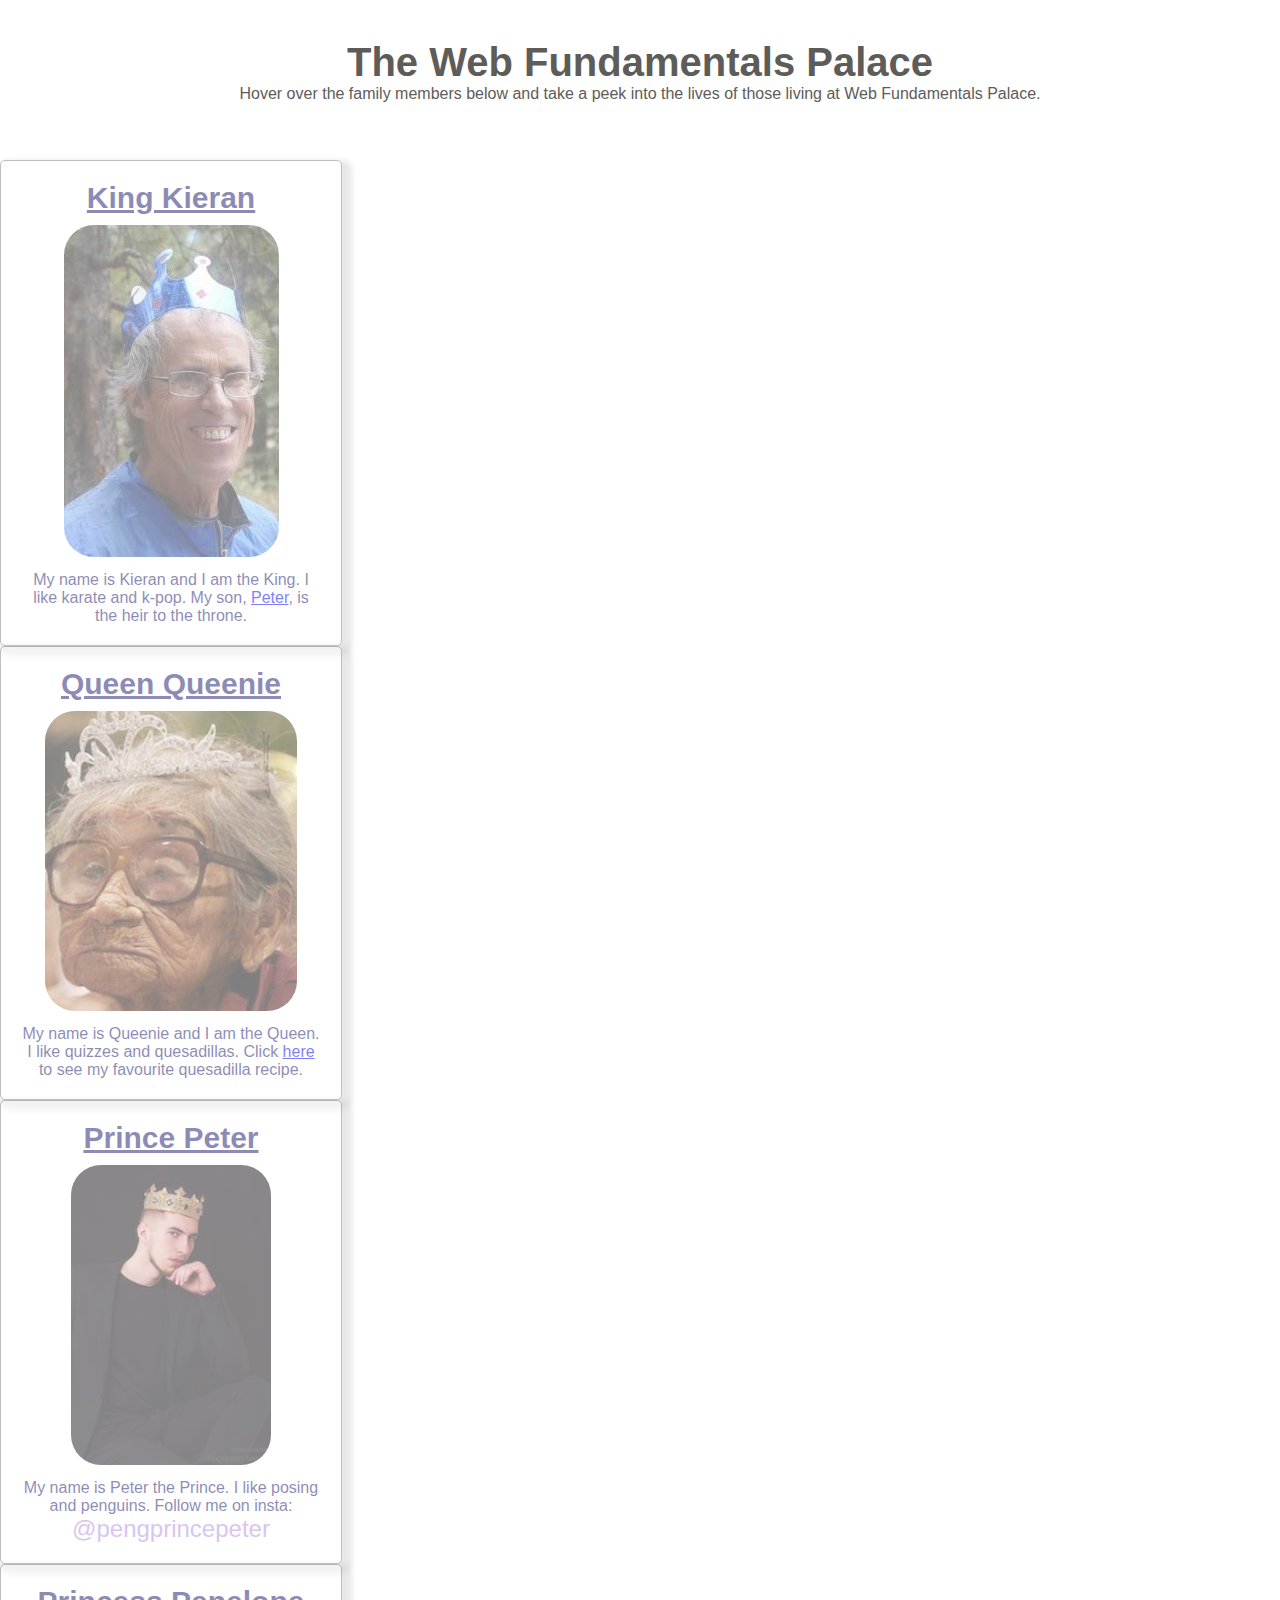
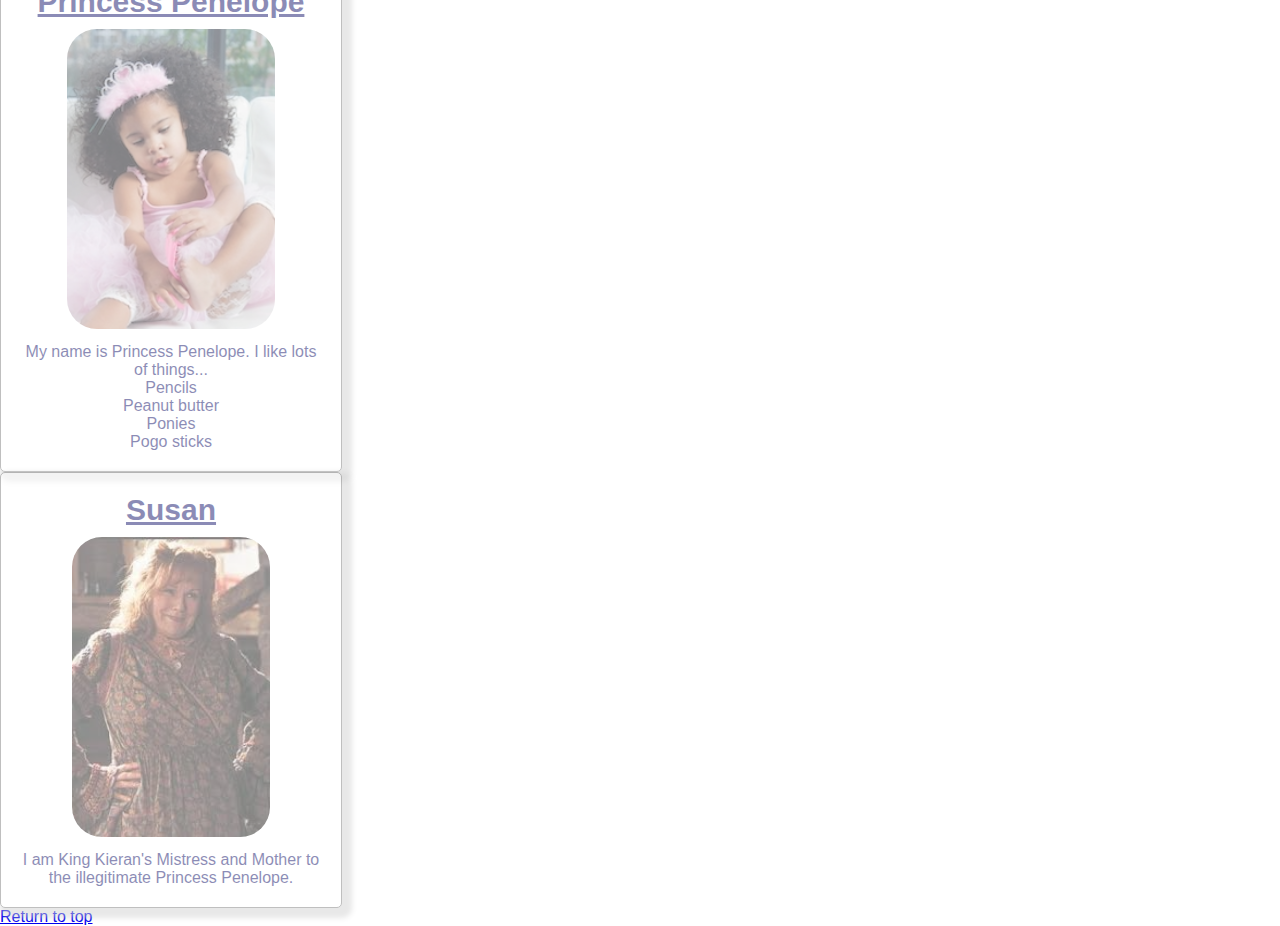
<file: 02-Web-Fundamentals/index.html>
<!DOCTYPE html>
<html lang="en">
<head>
    <meta charset="UTF-8">
    <meta http-equiv="X-UA-Compatible" content="IE=edge">
    <meta name="viewport" content="width=device-width, initial-scale=1.0">
    <title>Web Fundamentals Palace</title>
    <link rel="stylesheet" href="styles.css">
</head>
<body id="top">
    <!-- My header section containing a title and paragraph. -->
    <header>
        <h1>The Web Fundamentals Palace</h1>
        <p>Hover over the family members below and take a peek into the lives of those living at Web Fundamentals Palace.</p>
    </header>
    <!-- My main section with each member of the family tree. -->
    <main>
        <div class="card">
            <h2>King Kieran</h2>
            <img src="./images/king.jpg" alt="King Kieran">
            <p>My name is Kieran and I am the King. I like karate and k-pop. My son, <a href="#peter">Peter</a>, is the heir to the throne.</p>
        </div>

        <div class="card">
            <h3>Queen Queenie</h3>
            <img src="./images/queen.jpg" alt="Queen Queenie">
            <p>My name is Queenie and I am the Queen. I like quizzes and quesadillas. Click <a href="https://www.bbc.co.uk/food/recipes/chicken_and_cheese_65643" target="_blank" rel="noopener noreferrer">here</a> to see my favourite quesadilla recipe.</p>
        </div>

        <div class="card">
            <h4 id="peter">Prince Peter</h4>
            <img src="./images/prince-peter.jpg" alt="Prince Peter">
            <p>My name is Peter the Prince. I like posing and penguins. Follow me on insta: <span>@pengprincepeter</span></p>
        </div>

        <div class="card">
            <h5>Princess Penelope</h5>
            <img src="./images/princess-penelope.jpg" alt="Princess Penelope">
            <p>My name is Princess Penelope. I like lots of things...</p>
            <ul id="penelope-list">
                <li>Pencils</li>
                <li>Peanut butter</li>
                <li>Ponies</li>
                <li>Pogo sticks</li>
            </ul>
        </div>

        <div class="card">
            <h6>Susan</h6>
            <img src="./images/susan.jpg" alt="Susan">
            <p>I am King Kieran's Mistress and Mother to the illegitimate Princess Penelope.</p>
        </div>
    </main>
    <!-- My footer containing a link taking users to the top of the page. -->
    <footer>
        <p><a href="#top">Return to top</a></p>
    </footer>
</body>
</html>
</file>
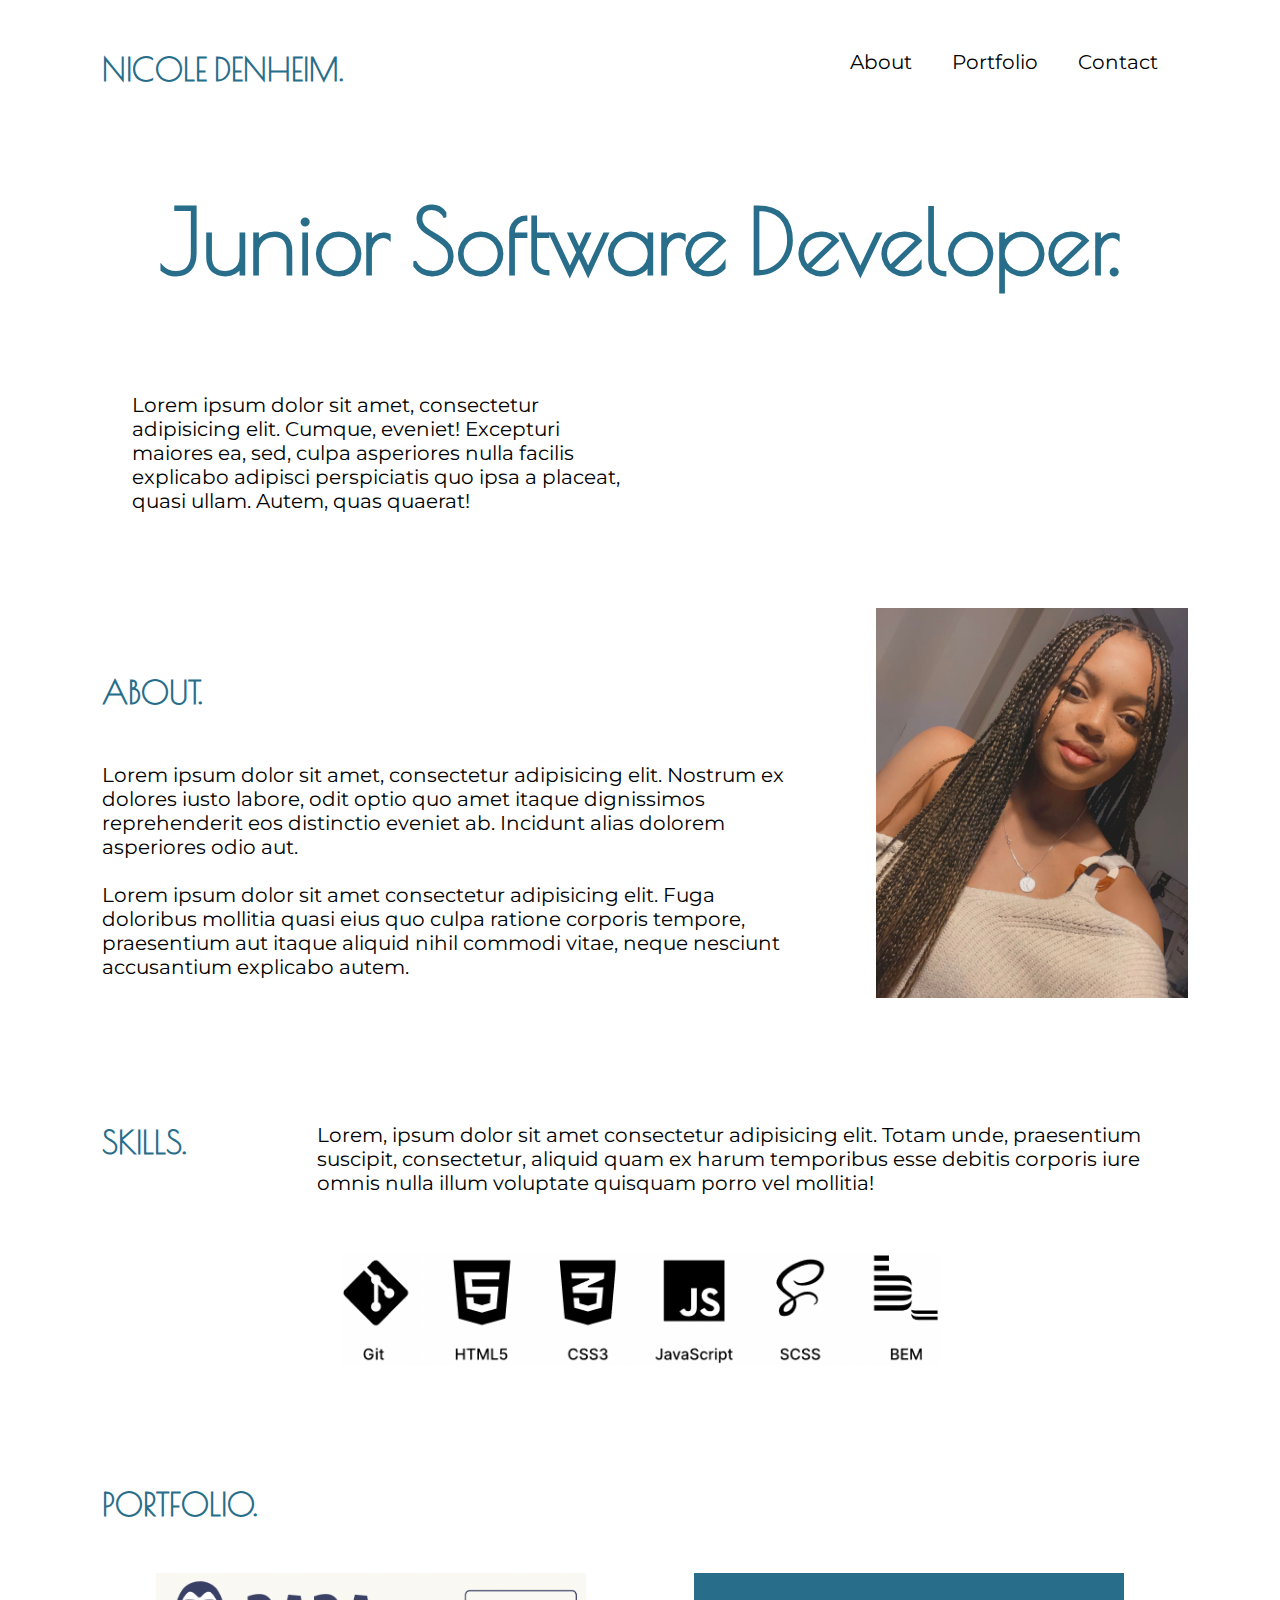
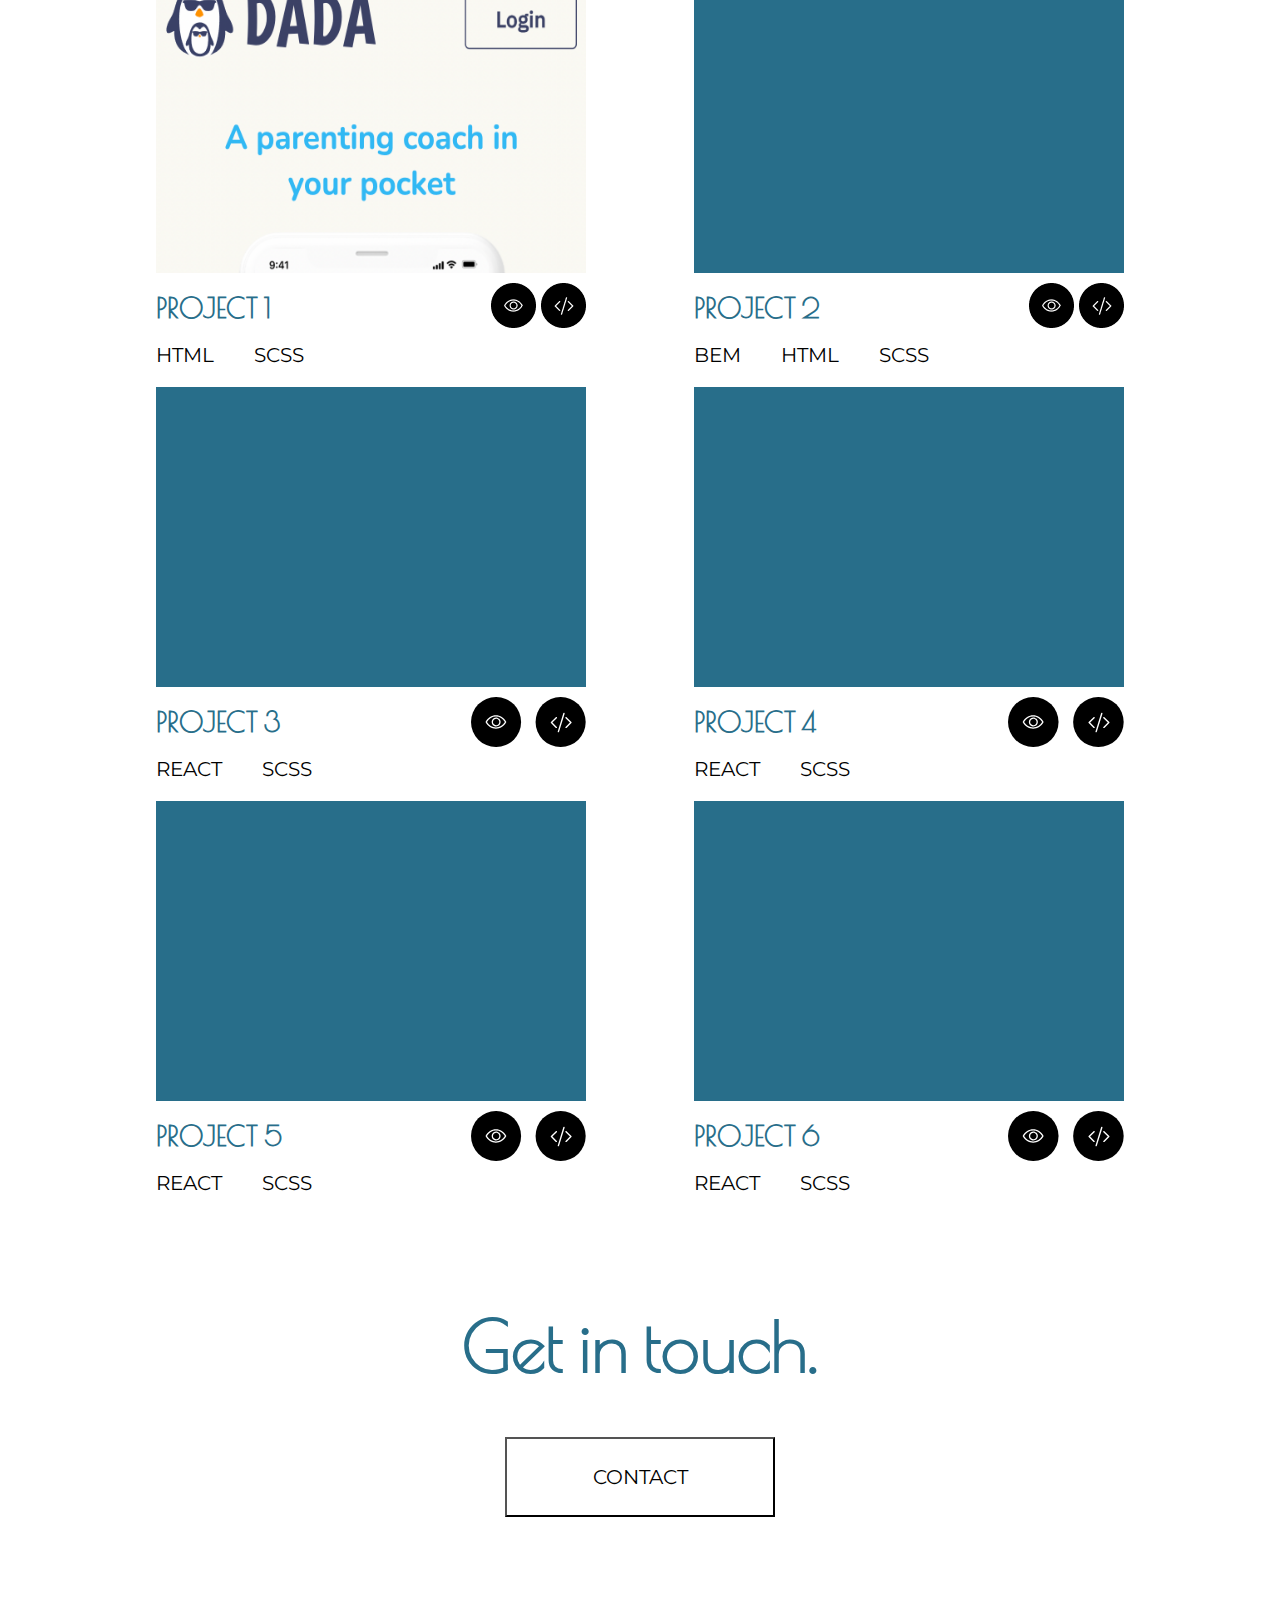
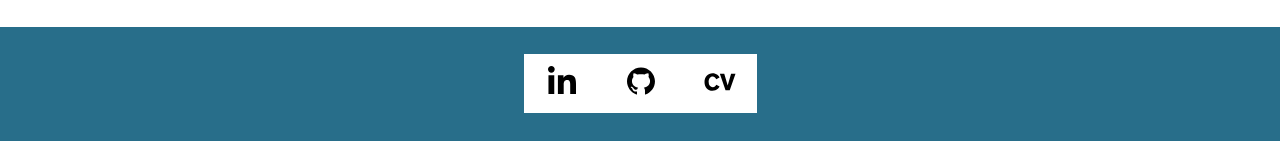
<file: Project-1/index.html>
<!DOCTYPE html>
<html lang="en">
  <head>
    <meta charset="UTF-8" />
    <meta http-equiv="X-UA-Compatible" content="IE=edge" />
    <meta name="viewport" content="width=device-width, initial-scale=1.0" />
    <title>Personal Portfolio</title>
    <link rel="stylesheet" href="main.css" />
  </head>
  <body>
    <section class="margin">
      <nav class="navigation">
        <h4 class="navigation__heading">NICOLE DENHEIM.</h4>
        <ul class="navigation__links">
          <li>
            <a class="navigation__links--about" href="#about-section"> About</a>
          </li>
          <li>
            <a class="navigation__links--portfolio" href="#portfolio-section">
              Portfolio</a
            >
          </li>
          <li>
            <a class="navigation__links--contact" href="#contact-section">
              Contact</a
            >
          </li>
        </ul>
      </nav>

      <header>
        <h1>Junior Software Developer.</h1>
        <div class="header__statement">
          <p>
            Lorem ipsum dolor sit amet, consectetur adipisicing elit. Cumque,
            eveniet! Excepturi maiores ea, sed, culpa asperiores nulla facilis
            explicabo adipisci perspiciatis quo ipsa a placeat, quasi ullam.
            Autem, quas quaerat!
          </p>
        </div>
      </header>

      <main>
        <section>
          <div id="about-section" class="about">
            <h3 class="about__heading">ABOUT.</h3>
            <img class="about__img" src="./images/my-pic.jpg" alt="Me" />
            <p class="about__p">
              Lorem ipsum dolor sit amet, consectetur adipisicing elit. Nostrum
              ex dolores iusto labore, odit optio quo amet itaque dignissimos
              reprehenderit eos distinctio eveniet ab. Incidunt alias dolorem
              asperiores odio aut.
            </p>
            <p class="about__p">
              Lorem ipsum dolor sit amet consectetur adipisicing elit. Fuga
              doloribus mollitia quasi eius quo culpa ratione corporis tempore,
              praesentium aut itaque aliquid nihil commodi vitae, neque nesciunt
              accusantium explicabo autem.
            </p>
          </div>

          <div class="skills">
            <h3 class="skills__heading">SKILLS.</h3>
            <p class="skills__description">
              Lorem, ipsum dolor sit amet consectetur adipisicing elit. Totam
              unde, praesentium suscipit, consectetur, aliquid quam ex harum
              temporibus esse debitis corporis iure omnis nulla illum voluptate
              quisquam porro vel mollitia!
            </p>
            <img
              class="skills__image"
              src="images/skill-icons.png"
              alt="My skills"
            />
          </div>
        </section>

        <section id="portfolio-section" class="portfolio">
          <h3>PORTFOLIO.</h3>

          <div class="projects">
            <div id="project1">
              <div class="projects__box">
                <img
                  class="projects__box--one"
                  src="images/dada-screenshot.png"
                  alt="Screenshot of Project 1 - Dada"
                />
              </div>
              <div class="projects__description">
                <h4>PROJECT 1</h4>
                <div class="projects__icons">
                  <a href="#"><img src="images/preview.png" alt="Preview" /></a>
                  <a
                    href="https://github.com/NDenheim/nology-coursework/tree/b456aca223883e8da2467de553397ef1ae9ad9aa/02-Web-Fundamentals/final-project"
                    ><img src="images/code.png" alt="View code"
                  /></a>
                </div>
              </div>
              <div>
                <ul class="projects__features">
                  <li>HTML</li>
                  <li>SCSS</li>
                </ul>
              </div>
            </div>

            <div id="project2">
              <div class="projects__box"></div>
              <div class="projects__description">
                <h4>PROJECT 2</h4>
                <div class="projects__icons">
                  <a href="#"><img src="images/preview.png" alt="Preview" /></a>
                  <a
                    href="https://github.com/NDenheim/nology-coursework/tree/b456aca223883e8da2467de553397ef1ae9ad9aa/Project-1"
                    ><img src="images/code.png" alt="View code"
                  /></a>
                </div>
              </div>
              <div>
                <ul class="projects__features">
                  <li>BEM</li>
                  <li>HTML</li>
                  <li>SCSS</li>
                </ul>
              </div>
            </div>

            <div id="project3">
              <div class="projects__box">Coming soon...</div>
              <div class="projects__description">
                <h4>PROJECT 3</h4>
                <img src="images/portfolio-icons.svg" alt="Portfolio Icons" />
              </div>
              <div>
                <ul class="projects__features">
                  <li>REACT</li>
                  <li>SCSS</li>
                </ul>
              </div>
            </div>

            <div id="project4">
              <div class="projects__box"></div>
              <div class="projects__description">
                <h4>PROJECT 4</h4>
                <img src="images/portfolio-icons.svg" alt="Portfolio Icons" />
              </div>
              <div>
                <ul class="projects__features">
                  <li>REACT</li>
                  <li>SCSS</li>
                </ul>
              </div>
            </div>

            <div id="project5">
              <div class="projects__box"></div>
              <div class="projects__description">
                <h4>PROJECT 5</h4>
                <img src="images/portfolio-icons.svg" alt="Portfolio Icons" />
              </div>
              <div>
                <ul class="projects__features">
                  <li>REACT</li>
                  <li>SCSS</li>
                </ul>
              </div>
            </div>

            <div id="project6">
              <div class="projects__box"></div>
              <div class="projects__description">
                <h4>PROJECT 6</h4>
                <img src="images/portfolio-icons.svg" alt="Portfolio Icons" />
              </div>
              <div>
                <ul class="projects__features">
                  <li>REACT</li>
                  <li>SCSS</li>
                </ul>
              </div>
            </div>
          </div>
        </section>

        <section id="contact-section" class="contact">
          <h1 class="contact__heading">Get in touch.</h1>
          <button class="contact__button">
            <a href="#">CONTACT</a>
          </button>
        </section>
      </main>
    </section>

    <footer>
      <div class="contact__icons">
        <a href="https://www.linkedin.com/in/nicole-denheim/"
          ><img src="images/linkedin.svg" alt="My LinkedIn Page"
        /></a>
        <a href="https://github.com/NDenheim"
          ><img src="images/github.svg" alt="My Github Page"
        /></a>
        <a href="#"><img src="images/cv.svg" alt="My CV" /></a>
      </div>
    </footer>
  </body>
</html>
</file>
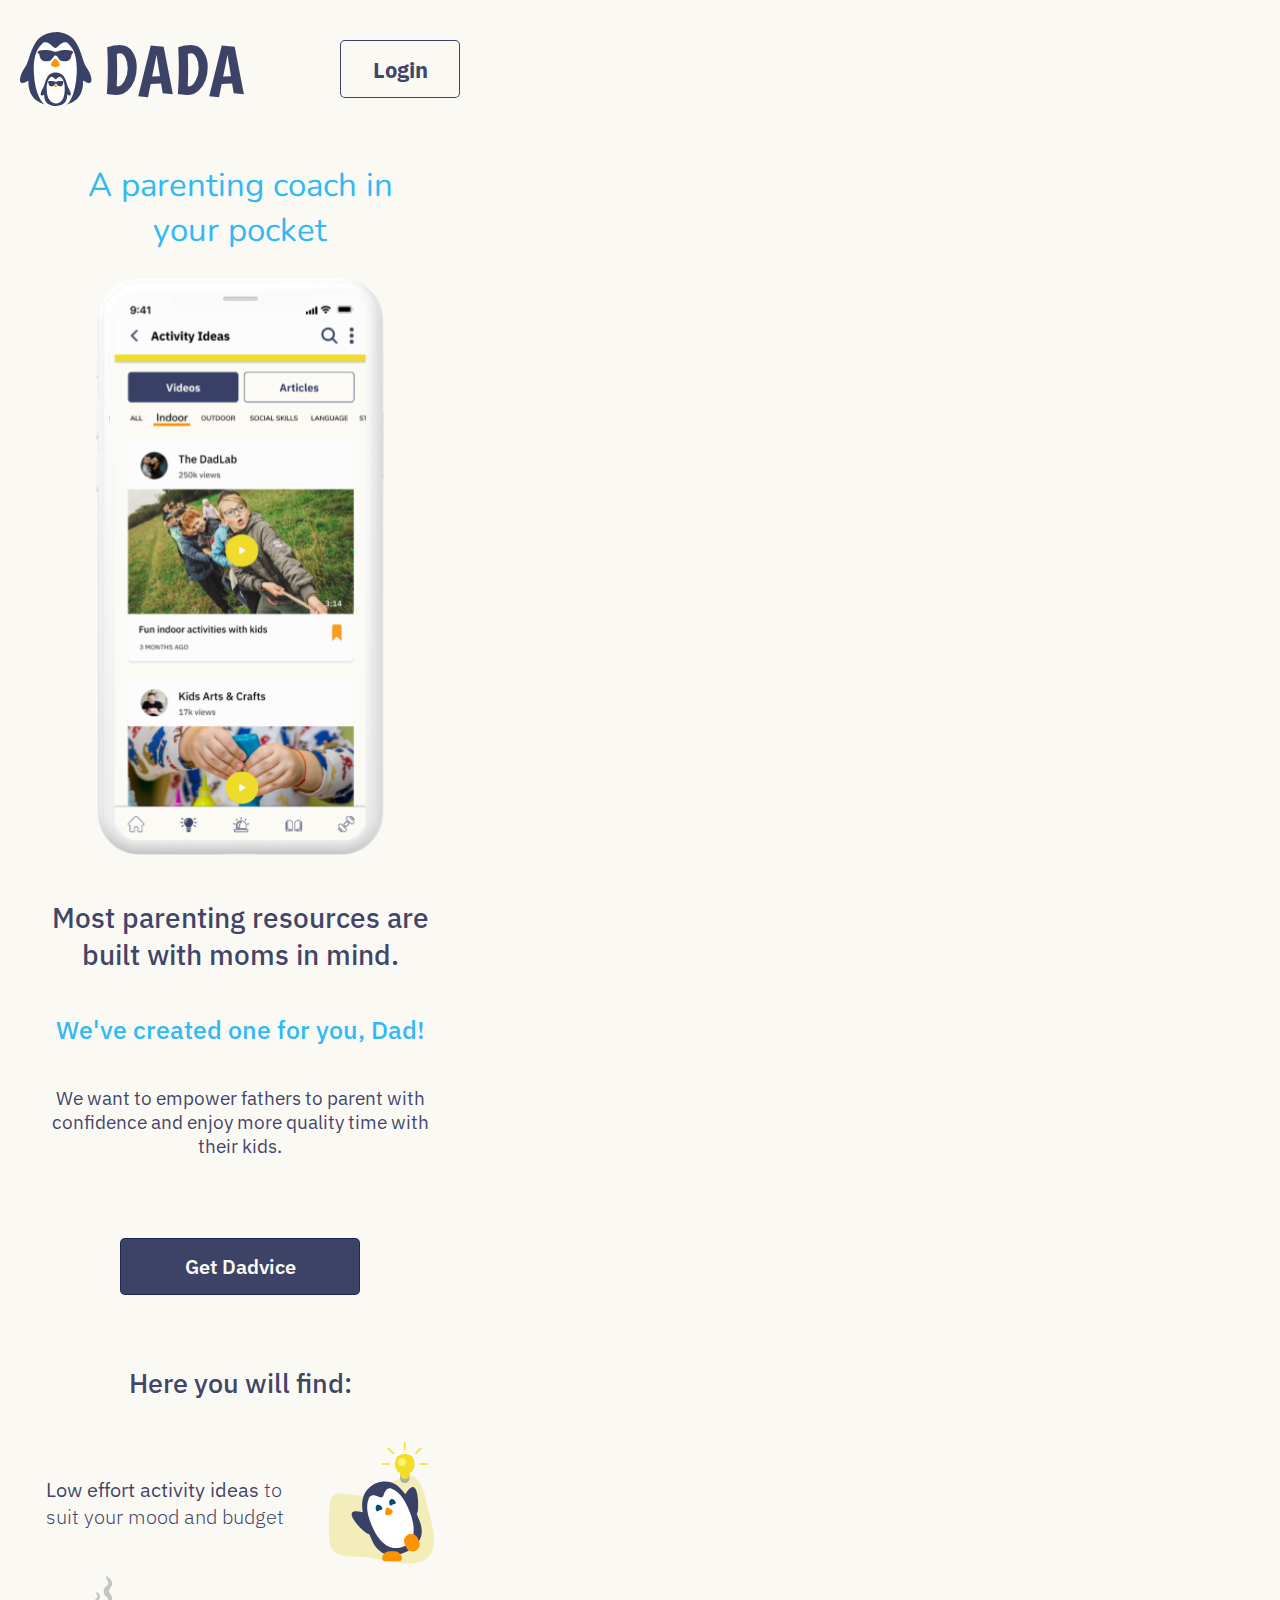
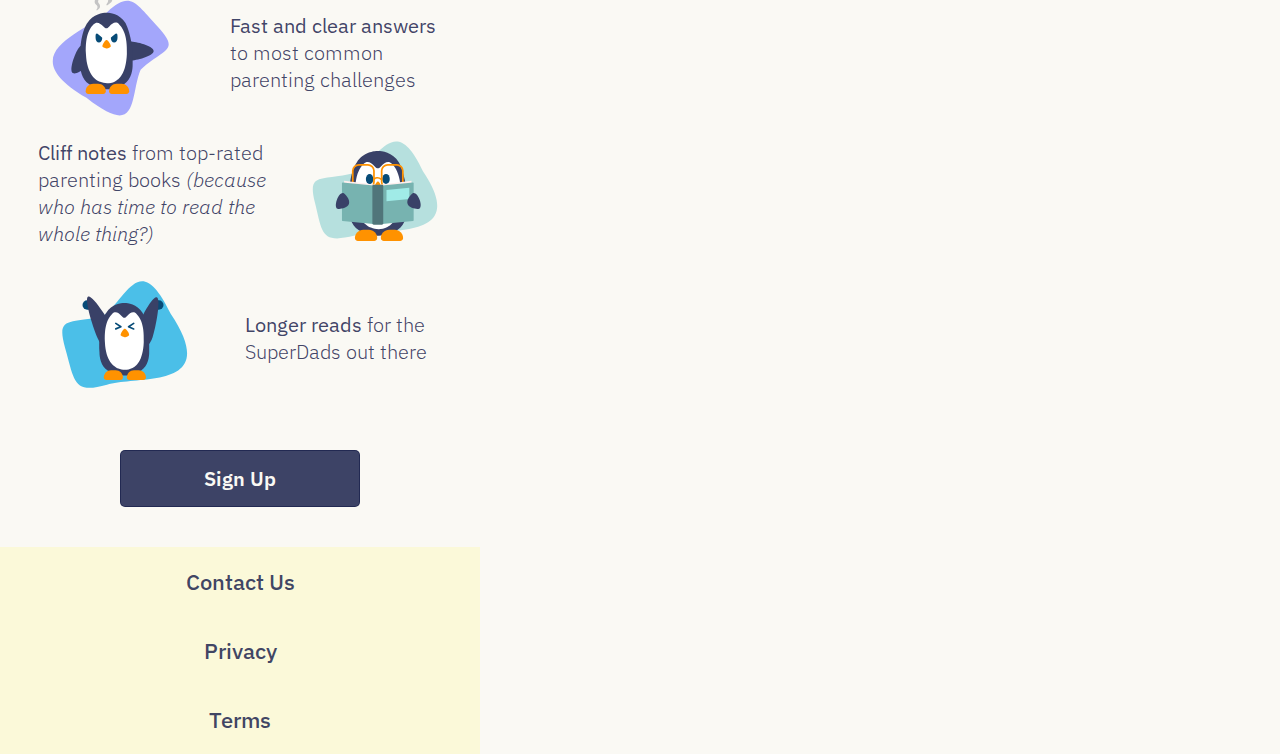
<file: 02-Web-Fundamentals/final-project/index.html>
<!DOCTYPE html>
<html lang="en">
<head>
    <meta charset="UTF-8">
    <meta http-equiv="X-UA-Compatible" content="IE=edge">
    <meta name="viewport" content="width=device-width, initial-scale=1.0">
    <title>DADA homepage</title>
    <link rel="stylesheet" href="styles.css">
</head>
<body>
    <header>
        <nav>
            <div>
                <img src="./images/dada-logo.svg" alt="Logo">
                <h1>DADA</h1>
            </div>
            <div>
                <a href="#">
                    <button> Login </button>
                </a>
            </div>
        </nav>
        <div>
            <p>A parenting coach in <br>
                your pocket
            </p>
        </div>
    </header>

    <div>
    <img id="device-mockup" src="./images/device-mockup.svg" alt="Device Mockup">
    </div>

    <div class="section" >
        <p id="p1" >Most parenting resources are <br> built with moms in mind.</p>
        <p id="p2" >We've created one for you, Dad!</p>
        <p id="p3" >We want to empower fathers to parent with <br> confidence and enjoy more quality time with <br> their kids.</p>
    </div>

    <a href="#">
        <button>Get Dadvice</button>
    </a>

    <div>
        <p id="p4" >Here you will find:</p>
    </div>

    <div class="penguins-section">
        <p> <strong> Low effort activity ideas </strong> to <br> suit your mood and budget</p>
        <img src="./images/penguin1.svg" alt="Penguin 1">
    </div>
    
    <div class="penguins-section"> 
        <img src="./images/penguin2.svg" alt="Pengin 2">
        <p><strong> Fast and clear answers</strong> <br> to most common <br> parenting challenges </p>
    </div>

    <div class="penguins-section">
        <p> <strong> Cliff notes </strong> from top-rated <br> parenting books <em> (because <br> who has time to read the <br> whole thing?) </em> </p>
        <img src="./images/penguin3.svg" alt="Penguin 3">
    </div>

    <div class="penguins-section"> 
        <img src="./images/penguin4.svg" alt="Pengin 4">
        <p><strong> Longer reads</strong> for the <br> SuperDads out there </p>
    </div>

    <a href="#">
        <button>Sign Up</button>
    </a>

    <footer>
        <a href="#">Contact Us</a>
        <a href="#">Privacy</a>
        <a href="#">Terms</a>
    </footer>
</body>
</html>
</file>
<file: 02-Web-Fundamentals/sandbox/css-grid/index.html>
<!DOCTYPE html>
<html lang="en">
<head>
    <meta charset="UTF-8">
    <meta http-equiv="X-UA-Compatible" content="IE=edge">
    <meta name="viewport" content="width=device-width, initial-scale=1.0">
    <title>sandbox</title>
    <link rel="stylesheet" href="styles.css">
</head>
<body>
    <nav></nav>
    <section>
        <div>1</div>
        <div>2</div>
        <div>3</div>
    </section>
</body>
</html>
</file>
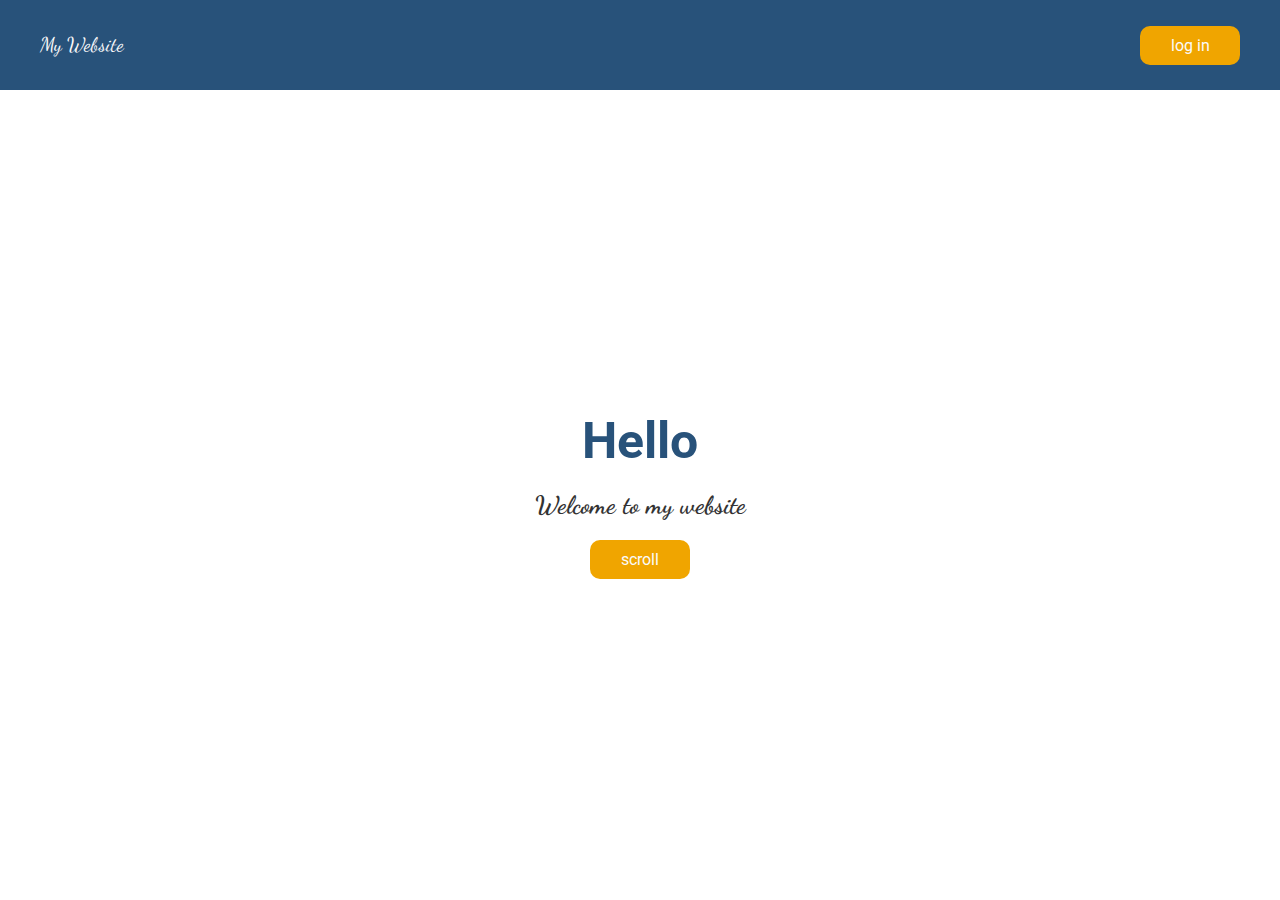
<file: 02-Web-Fundamentals/sandbox/sass-bem/index.html>
<!DOCTYPE html>
<html lang="en">
<head>
    <meta charset="UTF-8">
    <meta http-equiv="X-UA-Compatible" content="IE=edge">
    <meta name="viewport" content="width=device-width, initial-scale=1.0">
    <title>Sass and BEM</title>
    <link rel="stylesheet" href= "main.css">
</head>
<body>
    <nav>
        <a href="#" class="logo">My Website</a>
        <a href="#" class="button">log in</a>
    </nav>
    <header>
        <div>
            <h1>Hello</h1>
            <h2>Welcome to my website</h2>
            <a href="#" class="button">scroll</a>
        </div>
    </header>
</body>
</html>
</file>
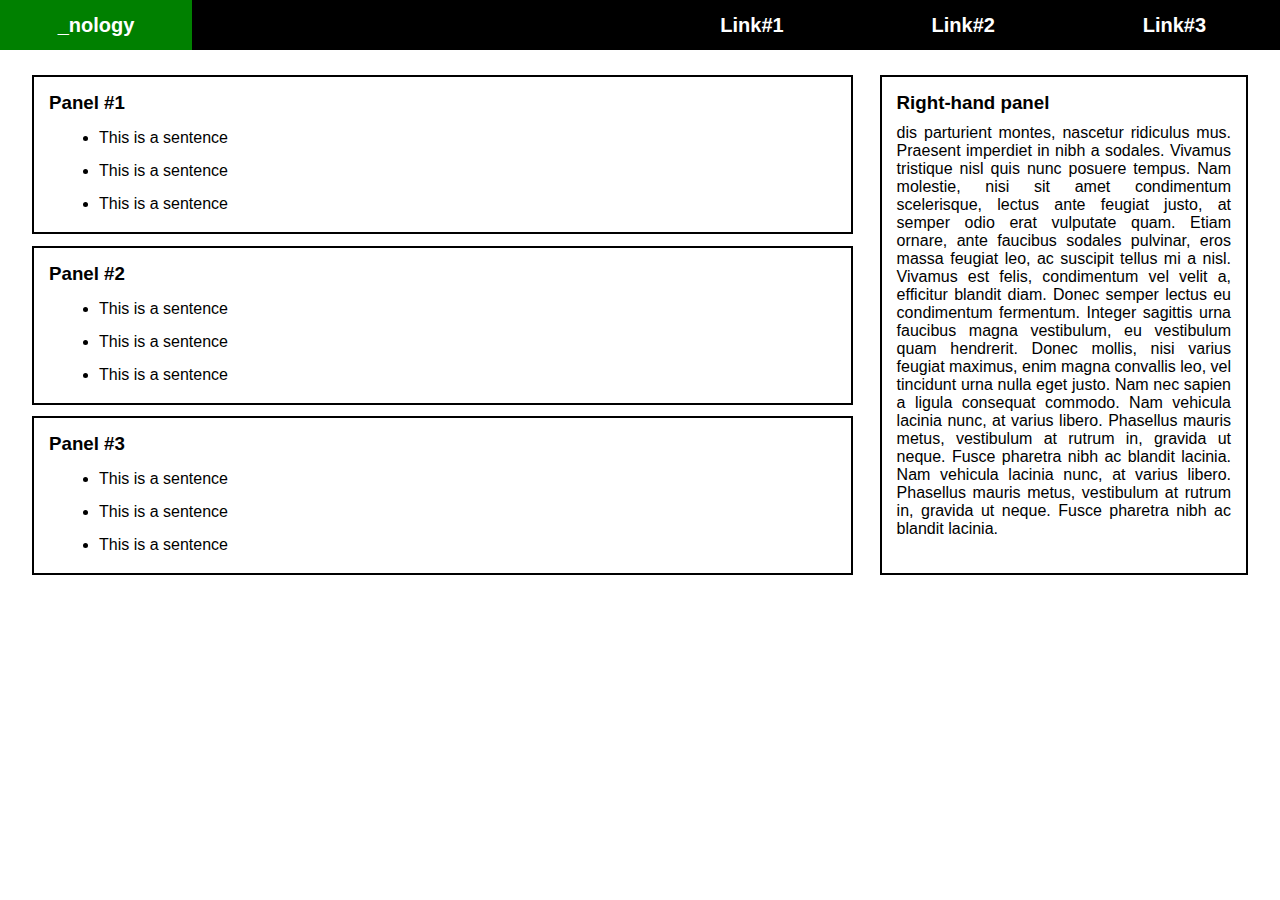
<file: 02-Web-Fundamentals/Flexbox/flexbox-challenge-1.html>
<!DOCTYPE html>
<html lang="en">
<head>
    <meta charset="UTF-8">
    <meta http-equiv="X-UA-Compatible" content="IE=edge">
    <meta name="viewport" content="width=device-width, initial-scale=1.0">
    <title>Document</title>
    <link rel="stylesheet" href="styles.css">
</head>
<body>
    <header>
        <nav>
            <div id="logo">_nology</div>
            <div id="links">
                <a href="#link1">Link#1</a>
                <a href="#link2">Link#2</a>
                <a href="#link3">Link#3</a>
            </div>
        </nav>
    </header>
    <main>
        <div id="left-side">
            <div class="card">
                <h3>Panel #1</h3>
                <ul>
                    <li>This is a sentence</li>
                    <li>This is a sentence</li>
                    <li>This is a sentence</li>
                </ul>
            </div>
            <div class="card">
                <h3>Panel #2</h3>
                <ul>
                    <li>This is a sentence</li>
                    <li>This is a sentence</li>
                    <li>This is a sentence</li>
                </ul>
            </div>
            <div class="card">
                <h3>Panel #3</h3>
                <ul>
                    <li>This is a sentence</li>
                    <li>This is a sentence</li>
                    <li>This is a sentence</li>
                </ul>
            </div>
        </div>
        <div id="right-side">
            <h3>Right-hand panel</h3>
            <p>
                dis parturient montes, nascetur ridiculus mus. Praesent imperdiet in
          nibh a sodales. Vivamus tristique nisl quis nunc posuere tempus. Nam
          molestie, nisi sit amet condimentum scelerisque, lectus ante feugiat
          justo, at semper odio erat vulputate quam. Etiam ornare, ante faucibus
          sodales pulvinar, eros massa feugiat leo, ac suscipit tellus mi a
          nisl. Vivamus est felis, condimentum vel velit a, efficitur blandit
          diam. Donec semper lectus eu condimentum fermentum. Integer sagittis
          urna faucibus magna vestibulum, eu vestibulum quam hendrerit. Donec
          mollis, nisi varius feugiat maximus, enim magna convallis leo, vel
          tincidunt urna nulla eget justo. Nam nec sapien a ligula consequat
          commodo. Nam vehicula lacinia nunc, at varius libero. Phasellus mauris
          metus, vestibulum at rutrum in, gravida ut neque. Fusce pharetra nibh
          ac blandit lacinia. Nam vehicula lacinia nunc, at varius libero.
          Phasellus mauris metus, vestibulum at rutrum in, gravida ut neque.
          Fusce pharetra nibh ac blandit lacinia.
            </p>
        </div>
    </main>
</body>
</html>
</file>
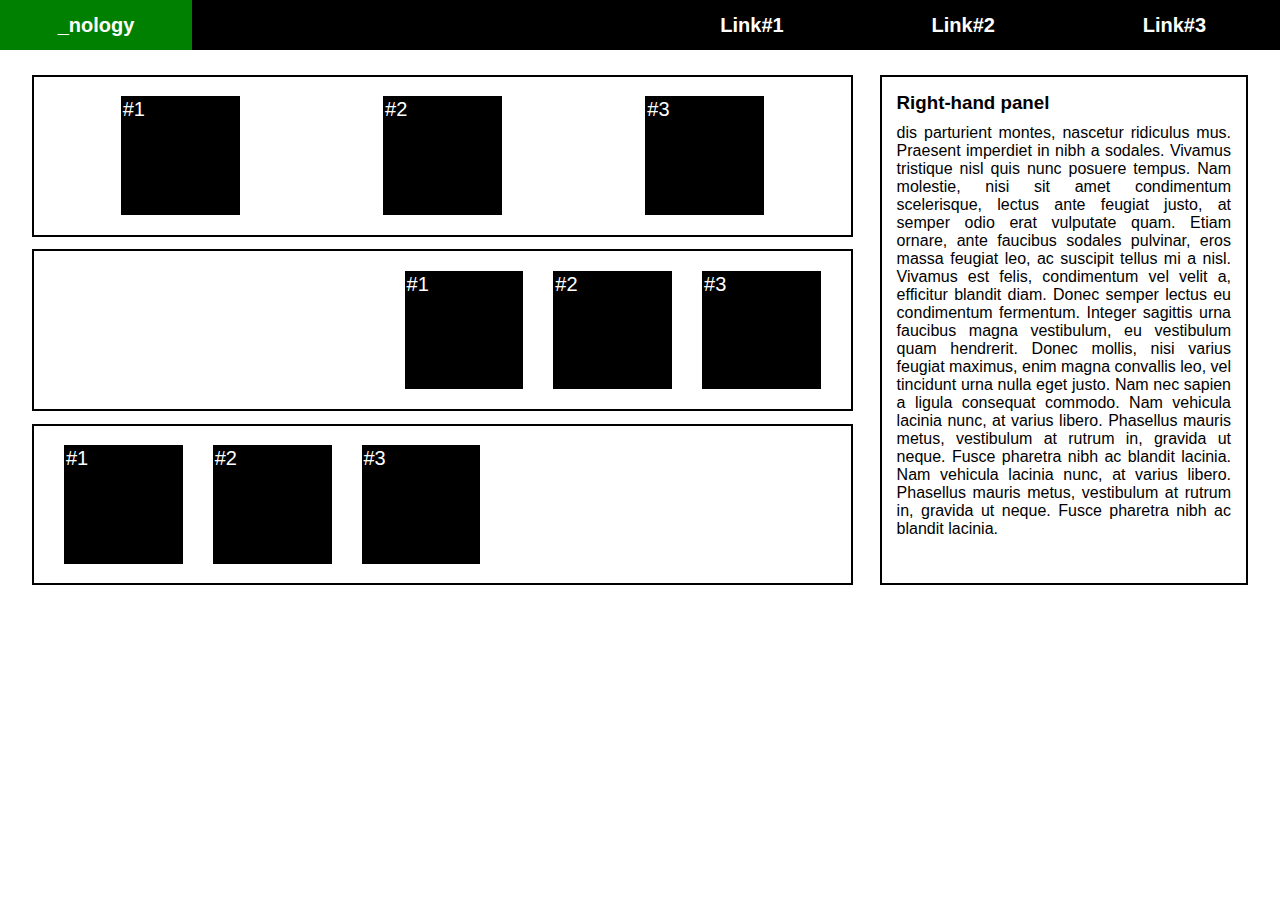
<file: 02-Web-Fundamentals/Flexbox/flexbox-challenge-ext.html>
<!DOCTYPE html>
<html lang="en">
<head>
    <meta charset="UTF-8">
    <meta http-equiv="X-UA-Compatible" content="IE=edge">
    <meta name="viewport" content="width=device-width, initial-scale=1.0">
    <title>Flexbox Extension</title>
    <link rel="stylesheet" href="styles-ext.css">
</head>
<body>
    <header>
        <nav>
            <div id="logo">_nology</div>
            <div id="links">
                <a href="#link1">Link#1</a>
                <a href="#link2">Link#2</a>
                <a href="#link3">Link#3</a>
            </div>
        </nav>
    </header>
    <main>
        <div id="left-side">
            <div class="card1">
                <div>#1</div>
                <div>#2</div>
                <div>#3</div>
            </div>
            <div class="card2">
                <div>#1</div>
                <div>#2</div>
                <div>#3</div>
            </div>
            <div class="card3">
                <div>#1</div>
                <div>#2</div>
                <div>#3</div>
            </div>
        </div>
        <div id="right-side">
            <h3>Right-hand panel</h3>
            <p>
                dis parturient montes, nascetur ridiculus mus. Praesent imperdiet in
          nibh a sodales. Vivamus tristique nisl quis nunc posuere tempus. Nam
          molestie, nisi sit amet condimentum scelerisque, lectus ante feugiat
          justo, at semper odio erat vulputate quam. Etiam ornare, ante faucibus
          sodales pulvinar, eros massa feugiat leo, ac suscipit tellus mi a
          nisl. Vivamus est felis, condimentum vel velit a, efficitur blandit
          diam. Donec semper lectus eu condimentum fermentum. Integer sagittis
          urna faucibus magna vestibulum, eu vestibulum quam hendrerit. Donec
          mollis, nisi varius feugiat maximus, enim magna convallis leo, vel
          tincidunt urna nulla eget justo. Nam nec sapien a ligula consequat
          commodo. Nam vehicula lacinia nunc, at varius libero. Phasellus mauris
          metus, vestibulum at rutrum in, gravida ut neque. Fusce pharetra nibh
          ac blandit lacinia. Nam vehicula lacinia nunc, at varius libero.
          Phasellus mauris metus, vestibulum at rutrum in, gravida ut neque.
          Fusce pharetra nibh ac blandit lacinia.
            </p>
        </div>
    </main>
</body>
</html>
</file>
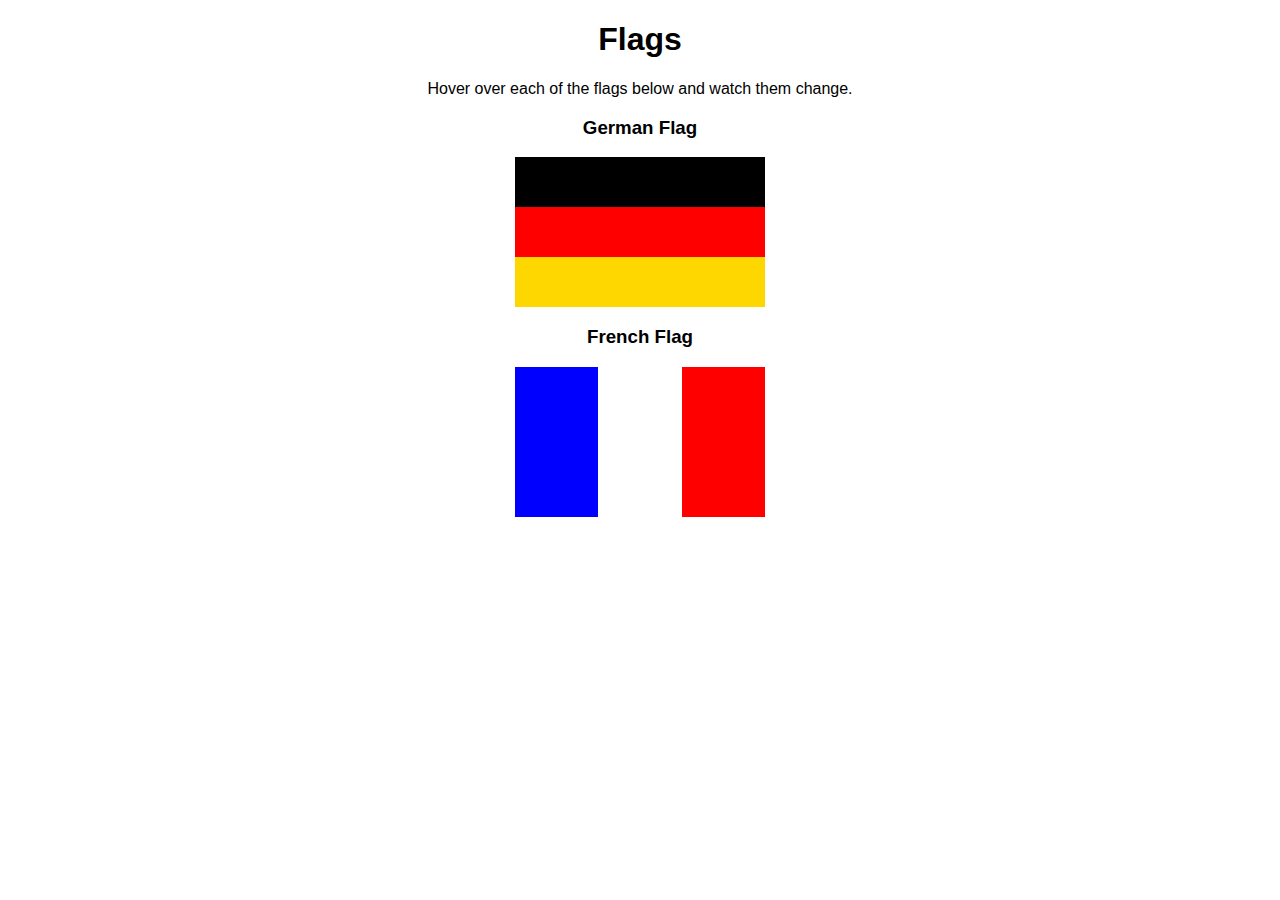
<file: Extra-Challenges/02-Web-Fundamentals/CSS-Challenge-1.html>
<!DOCTYPE html>
<html lang="en">
<head>
    <meta charset="UTF-8">
    <meta http-equiv="X-UA-Compatible" content="IE=edge">
    <meta name="viewport" content="width=device-width, initial-scale=1.0">
    <title>Document</title>
    <link rel="stylesheet" href="styles.css">
</head>
<body>
    <header>
        <h1>Flags</h1>
        <p>Hover over each of the flags below and watch them change.</p>
    </header>
    <main>
        <h3>German Flag</h3>
        <div class="vertical-flag">
            <span class="black row"></span>
            <span class="red row"></span>
            <span class="gold row"></span>
        </div>

        <h3>French Flag</h3>
        <div class="horizontal-flag">
            <span class="blue column"></span>
            <span class="white column"></span>
            <span class="red column"></span>
        </div>
    </main>
</body>
</html>
</file>
<file: 02-Web-Fundamentals/styles.css>
* {
    margin: 0;
    padding: 0;
    font-family: Tahoma, Verdana, sans-serif;
}

*::selection {
    color: white;
    background-color: #1182EB;
}

body {
    background-color: white;
    max-width: 1400px;
    margin: auto;
}

header {
    text-align: center;
    height: 80px;
    padding: 40px;
    color: rgb(94, 92, 89);
}

header h1 {
    font-size: 40px;
}

.card {
    width: 300px;
    height: auto;
    border: 1px solid gray;
    border-radius: 5px;
    text-align: center;
    padding: 20px;
    background-color: white;
    color: midnightblue;
    box-shadow: 5px 5px 5px 5px lightgray;
    opacity: 0.5;
    transition: opacity 0.3s ease-in;
}

.card:hover {
    opacity: 1;
}

.card img {
    margin: 10px;
    min-height: 300px;
    border-radius: 30px;
}

h2, h3, h4, h5, h6 {
    text-decoration: underline;
    font-size: 30px;
}

#penelope-list {
    list-style-type: none;
}

li:hover {
    color: #1182EB;
}

span {
    font-size: 1.5em;
    color: #B48CE0;
}
</file>
<file: Project-1/main.css>
@import url("https://fonts.googleapis.com/css2?family=Montserrat:wght@200;300;400&family=Poiret+One&display=swap");
* {
  margin: 0;
  padding: 0;
  box-sizing: border-box;
  font-family: "Montserrat", sans-serif;
  background-color: white;
}

.margin {
  margin: 30px;
  font-size: 17px;
}

.navigation {
  display: flex;
  justify-content: center;
}
.navigation__heading {
  font-size: 24px;
}
.navigation__links {
  display: none;
}

h1,
h2,
h3,
h4 {
  font-family: "Poiret One", cursive;
  color: #286e8a;
}

h3 {
  font-size: 32px;
}

header h1 {
  font-size: 75px;
  margin: 100px 0;
}

.about__heading {
  margin: 70px 0;
  font-weight: bold;
}
.about__img {
  margin: 0 auto 40px auto;
  height: auto;
  width: 340px;
  display: block;
}
.about__p {
  margin-bottom: 30px;
}

.skills {
  display: none;
}

#project4,
#project5,
#project6 {
  display: none;
}

.contact {
  display: flex;
  flex-direction: column;
  align-items: center;
}
.contact__heading {
  font-size: 70px;
  margin: 50px;
  text-align: center;
}
.contact__button {
  background-color: white;
  width: 270px;
  height: 80px;
  margin-bottom: 60px;
}
.contact__button a {
  text-decoration: none;
  font-size: 20px;
  color: black;
}

footer {
  height: 114px;
  width: 100%;
  background-color: #286e8a;
  display: flex;
  justify-content: center;
  align-items: center;
  margin: 50px 0 0 0;
}
footer img {
  height: 60%;
  margin: 0 10px;
}

@media screen and (min-width: 1080px) {
  .margin {
    margin: 50px 8% 0 8%;
    font-size: 20px;
  }
  .navigation {
    display: flex;
    justify-content: space-between;
  }
  .navigation__heading {
    font-size: 32px;
  }
  .navigation__links {
    list-style-type: none;
    display: flex;
  }
  .navigation__links a {
    margin: 0 20px;
    text-decoration: none;
    color: black;
  }
  h3 {
    font-size: 32px;
  }
  header {
    margin: 0 30px;
  }
  header h1 {
    font-size: 7vw;
    margin: 100px 0;
    text-align: center;
  }
  header .header__statement {
    font-size: 20px;
    width: 50%;
  }
  .about {
    height: 400px;
    margin: 90px 0;
    display: grid;
    grid-template-rows: 40% 30% 30%;
    grid-template-columns: 65% 35%;
    -moz-column-gap: 10px;
         column-gap: 10px;
  }
  .about__heading {
    margin: 70px 0;
    font-weight: bold;
    grid-row: 1/2;
    grid-column: 1/2;
  }
  .about__img {
    height: 390px;
    width: auto;
    grid-row: 1/4;
    grid-column: 2/3;
    justify-self: right;
    align-self: center;
    margin: unset;
  }
  .about__p {
    margin-bottom: 30px;
  }
  .skills {
    margin: 120px 0;
    display: grid;
    grid-template-rows: 1fr 1fr;
    grid-template-columns: 20% 80%;
    row-gap: 20px;
  }
  .skills__heading {
    grid-area: 1/1/2/2;
  }
  .skills__description {
    grid-area: 1/2/2/3;
  }
  .skills__image {
    grid-area: 2/1/3/3;
    justify-self: center;
    width: 600px;
  }
  #project4,
  #project5,
  #project6 {
    display: unset;
  }
}
.portfolio h3 {
  margin-top: 60px;
}
.portfolio .projects {
  display: flex;
  flex-direction: column;
  align-items: center;
}
.portfolio .projects__box {
  margin-top: 20px;
  width: 325px;
  height: 265px;
  background-color: #286e8a;
  color: white;
  text-align: center;
}
.portfolio .projects__box--one {
  width: 325px;
  height: 265px;
}
.portfolio .projects__description {
  margin: 10px 0;
  height: 50px;
  width: 325px;
  display: flex;
  justify-content: space-between;
}
.portfolio .projects__description h4 {
  margin: auto 0px;
  font-size: 28px;
}
.portfolio .projects__features {
  display: none;
}

@media screen and (min-width: 1080px) {
  .portfolio h3 {
    margin: 30px 0;
  }
  .portfolio .projects {
    margin: 0 auto 60px auto;
    display: grid;
    justify-items: center;
    grid-template-rows: 1fr 1fr;
    grid-template-columns: repeat(auto-fit, minmax(435px, 1fr));
  }
  .portfolio .projects__box {
    margin-top: 20px;
    width: 430px;
    height: 300px;
    color: #286e8a;
  }
  .portfolio .projects__box--one {
    width: 430px;
    height: 300px;
  }
  .portfolio .projects__description {
    margin: 10px 0;
    height: 50px;
    width: 430px;
    display: flex;
    justify-content: space-between;
  }
  .portfolio .projects__description h4 {
    margin: auto 0px;
    font-size: 28px;
  }
  .portfolio .projects__features {
    list-style-type: none;
    display: flex;
  }
  .portfolio .projects__features li {
    margin-right: 40px;
  }
}/*# sourceMappingURL=main.css.map */
</file>
<file: 02-Web-Fundamentals/final-project/styles.css>
@import url("https://fonts.googleapis.com/css2?family=Boogaloo&family=IBM+Plex+Sans:ital,wght@0,200;0,300;0,400;0,500;1,200&family=Nunito:wght@700&display=swap");
* {
  margin: 0;
  padding: 0;
  background-color: #faf9f4;
  font-family: "IBM Plex Sans", Verdana, Geneva, Tahoma, sans-serif;
  color: #1e254fdc;
  text-align: center;
}

header nav img {
  height: 75px;
  margin: auto 10px;
  margin-left: 20px;
}
header nav h1 {
  font-family: "Boogaloo", sans-serif;
  font-size: 70px;
  font-weight: 300;
  color: #1e254fdc;
  margin: auto 0;
}
header nav a button {
  background-color: #faf9f4;
  color: #1e254fdc;
  height: 58px;
  width: 120px;
  font-size: 22px;
  font-weight: 700;
}
header p {
  font-family: "Nunito", sans-serif;
  color: #31b9f4;
  font-size: 33px;
  margin: 25px auto;
}

a {
  text-decoration: none;
  margin: auto 20px;
}
a button {
  background-color: #1e254fdc;
  color: #faf9f4;
  font-size: 20px;
  font-weight: 600;
  border: 1.5px solid #1e254fdc;
  border-radius: 5px;
  width: 50%;
  height: 57px;
  margin: 40px 0;
}

#device-mockup {
  width: 60%;
  margin: 0;
}

* {
  max-width: 480px;
}

header nav {
  display: flex;
  justify-content: space-between;
}
header nav div {
  display: flex;
}

.section {
  margin: 25px auto;
}

#p1 {
  font-size: 28px;
  font-weight: 500;
  margin: 40px auto;
}

#p2 {
  font-size: 25px;
  font-weight: 500;
  color: #31b9f4;
}

#p3 {
  font-size: 19px;
  font-weight: 400;
  margin: 40px auto;
}

#p4 {
  font-size: 27px;
  font-weight: 500;
  margin: 30px auto;
}

.penguins-section {
  height: 145px;
  display: flex;
  justify-content: space-evenly;
  flex-wrap: wrap;
}
.penguins-section p {
  font-size: 20px;
  font-weight: 300;
  text-align: left;
  margin: auto 0;
}

footer {
  display: flex;
  flex-direction: column;
  background-color: #fbf9d9;
}
footer a {
  background-color: #fbf9d9;
  color: #1e254fdc;
  margin: 20px auto;
  font-size: 22px;
  font-weight: 500;
}
</file>
<file: 02-Web-Fundamentals/sandbox/css-grid/styles.css>
* {
  margin: 0;
  padding: 0;
  box-sizing: border-box;
}

nav {
  width: 100%;
  height: 50px;
  background-color: cornflowerblue;
}

section {
  width: 100%;
}
section div {
  width: 33%;
  height: 100px;
  display: inline-block;
}
section div:nth-child(1) {
  background-color: red;
}
section div:nth-child(2) {
  background-color: orange;
}
section div:nth-child(3) {
  background-color: yellow;
}

@media screen and (max-width: 768px) {
  section div {
    width: 100%;
  }
}
</file>
<file: 02-Web-Fundamentals/sandbox/sass-bem/main.css>
@import url("https://fonts.googleapis.com/css2?family=Dancing+Script&family=Roboto&display=swap");
* {
  margin: 0;
  padding: 0;
  box-sizing: border-box;
  font-family: "Roboto", sans-serif;
  color: #333333;
}

a:link,
a:visited {
  text-decoration: none;
}

nav {
  height: 10vh;
  background-color: #28527A;
  padding: 0 40px;
  display: flex;
  justify-content: space-between;
  align-items: center;
}

.logo {
  font-family: "Dancing Script", cursive;
  font-size: 20px;
  color: #FAFAFA;
}

.button {
  display: block;
  width: 100px;
  background-color: #F0A500;
  text-align: center;
  padding: 10px 20px;
  border-radius: 10px;
  color: #FAFAFA;
}

div {
  text-align: center;
}
div h1 {
  color: #28527A;
  font-size: 50px;
}
div h2 {
  font-family: "Dancing Script", cursive;
  font-size: 25px;
  margin: 20px 0;
}
div a {
  margin: 0 auto;
}

header {
  height: 90vh;
  display: flex;
  justify-content: center;
  align-items: center;
}
</file>
<file: 02-Web-Fundamentals/Flexbox/styles.css>
*{
    background-color: white;
    margin: 0;
    padding: 0;
    font-family:Verdana, Geneva, Tahoma, sans-serif
}

/* CSS Styling for the header */

nav,
nav * {
    display: flex;
    justify-content: center;
    align-items: center;
    font-weight: bold;
}

nav {
    justify-content: space-between;
    background-color: black;
    height: 50px;
    width: 100%;
    font-size: 1.25em;
}

#logo {
    background-color: green;
    color: white;
    width: 15%;
    height: 100%;
}

#links {
    background-color: black;
    width: 50%;
    height: 100%;
    justify-content: flex-end;
}

a {
    background-color: black;
    color: white;
    width: 33%;
    height: 100%;
    text-decoration: none;
}

a:hover {
    background-color: green;
    color: black;
}

/* CSS Styling fro the main section */

main {
    width: 95%;
    height: 500px;
    margin: 25px auto;
    display: flex;
    justify-content: space-between;
}

#left-side {
    width: 67.5%;
    display: flex;
    flex-direction: column;
    justify-content: space-between;
}

.card {
    border-style: solid;
    border-color: black;
    border-width: 2px;
    padding: 15px;
    height: 25%;
}

ul {
    margin-left: 50px;
}

li{
    margin: 15px 0;
}

#right-side {
    width: 27.5%;
    border-style: solid;
    border-color: black;
    border-width: 2px;
    padding: 15px;
}

#right-side > h3 {
    margin-bottom: 10px;
}

p {
    text-align: justify;
}
</file>
<file: 02-Web-Fundamentals/Flexbox/styles-ext.css>
*{
    background-color: white;
    margin: 0;
    padding: 0;
    font-family:Verdana, Geneva, Tahoma, sans-serif
}

/* CSS Styling for the header */

nav,
nav * {
    display: flex;
    justify-content: center;
    align-items: center;
    font-weight: bold;
}

nav {
    justify-content: space-between;
    background-color: black;
    height: 50px;
    width: 100%;
    font-size: 1.25em;
}

#logo {
    background-color: green;
    color: white;
    width: 15%;
    height: 100%;
}

#links {
    background-color: black;
    width: 50%;
    height: 100%;
    justify-content: flex-end;
}

a {
    background-color: black;
    color: white;
    width: 33%;
    height: 100%;
    text-decoration: none;
}

a:hover {
    background-color: green;
    color: black;
}

/* CSS Styling fro the main section */

main {
    width: 95%;
    height: 510px;
    margin: 25px auto;
    display: flex;
    justify-content: space-between;
}

#left-side {
    width: 67.5%;
    display: flex;
    flex-direction: column;
    justify-content: space-between;
}

.card1 {
    border-style: solid;
    border-color: black;
    border-width: 2px;
    padding: 15px;
    height: 25%;
    display: flex;
    justify-content: space-around;
}

.card1 div {
    aspect-ratio: 1/1;
    height: 90%;
    background-color: black;
    border: black solid 2px;
    color: white;
    font-size: 20px;
    margin: auto 0;
}

.card2 {
    border-style: solid;
    border-color: black;
    border-width: 2px;
    padding: 15px;
    height: 25%;
    display: flex;
    justify-content: flex-end;
}

.card2 div {
    aspect-ratio: 1/1;
    height: 90%;
    background-color: black;
    border: black solid 2px;
    color: white;
    font-size: 20px;
    margin: auto 15px;
}

.card3 {
    border-style: solid;
    border-color: black;
    border-width: 2px;
    padding: 15px;
    height: 25%;
    display: flex;
    justify-content: flex-start;
}

.card3 div {
    aspect-ratio: 1/1;
    height: 90%;
    background-color: black;
    border: black solid 2px;
    color: white;
    font-size: 20px;
    margin: auto 15px;
}

#right-side {
    width: 27.5%;
    border-style: solid;
    border-color: black;
    border-width: 2px;
    padding: 15px;
}

#right-side > h3 {
    margin-bottom: 10px;
}

p {
    text-align: justify;
}
</file>
<file: Extra-Challenges/02-Web-Fundamentals/styles.css>
* {
    text-align: center;
    font-family: 'Segoe UI', Tahoma, Geneva, Verdana, sans-serif;
}

.horizontal-flag,
.vertical-flag {
    margin: auto;
    height: 150px;
    width: 250px;
    border-radius: 5px;
}

.row {
    display: block;
    width: 100%;
    height: 33.33%;
}

.black {
    background-color: black;
}

.red {
    background-color: red;
}

.gold {
    background-color: gold;
}

.column {
    display: block;
    width: 33.33%;
    height: 100%;
    float: left;
}

.blue {
    background-color: blue;
}

.white {
    background-color: white;
}

.horizontal-flag:hover {
    display: block;
    width: 100%;
    height: 33.33%;
}
</file>
